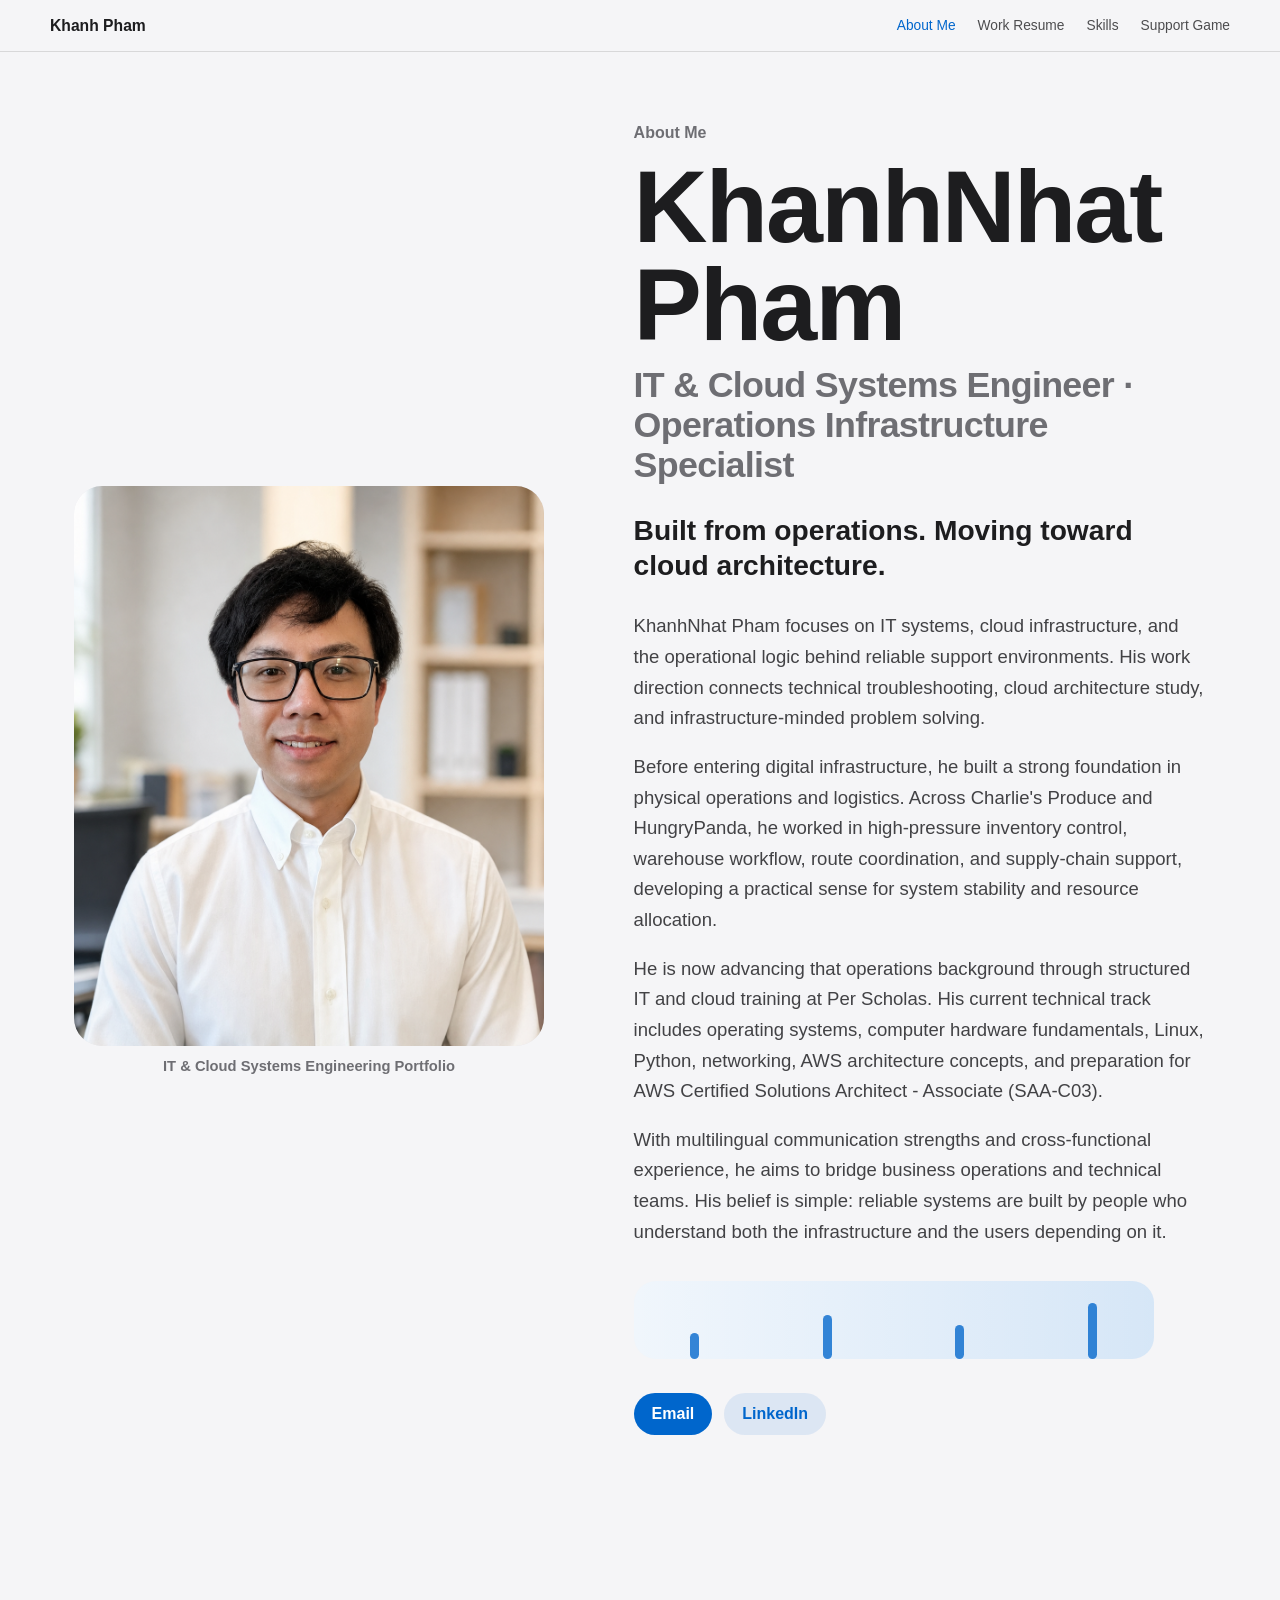
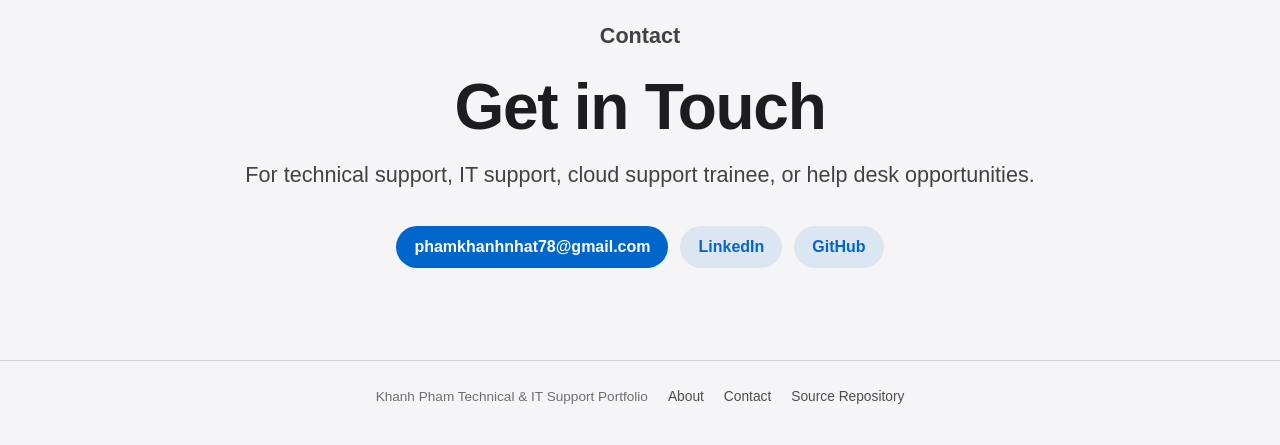
<file: index.html>
<!DOCTYPE html>
<html lang="en">
<head>
  <meta charset="UTF-8" />
  <meta name="viewport" content="width=device-width, initial-scale=1.0" />
  <title>Khanh Pham | Technical & IT Support Portfolio</title>
  <link rel="stylesheet" href="style.css?v=14" />
</head>
<body>
  <header class="hero">
    <nav class="nav">
      <div class="brand">Khanh Pham</div>
      <div class="nav-links">
        <a href="#about" data-page-link="about">About Me</a>
        <a href="#work" data-page-link="work">Work Resume</a>
        <a href="#skills" data-page-link="skills">Skills</a>
        <a href="#game" data-page-link="game">Support Game</a>
      </div>
    </nav>
    <section id="profile" class="hero-content profile-hero page-section active-page" data-page-section="about">
      <div class="portrait-panel" aria-label="Professional workplace portrait placeholder">
        <div class="portrait-frame">
          <img class="portrait-photo" src="assets/nhat-pham-portrait-office.png" alt="KHANHNHAT PHAM professional portrait in a white dress shirt." />
        </div>
        <p>IT & Cloud Systems Engineering Portfolio</p>
      </div>
      <div class="profile-copy">
        <p class="eyebrow">About Me</p>
        <h1>KhanhNhat Pham</h1>
        <h2 class="hero-role">IT & Cloud Systems Engineer · Operations Infrastructure Specialist</h2>
        <p class="hero-motto">Built from operations. Moving toward cloud architecture.</p>
        <div class="about-story" aria-label="Professional story">
          <p>KhanhNhat Pham focuses on IT systems, cloud infrastructure, and the operational logic behind reliable support environments. His work direction connects technical troubleshooting, cloud architecture study, and infrastructure-minded problem solving.</p>
          <p>Before entering digital infrastructure, he built a strong foundation in physical operations and logistics. Across Charlie's Produce and HungryPanda, he worked in high-pressure inventory control, warehouse workflow, route coordination, and supply-chain support, developing a practical sense for system stability and resource allocation.</p>
          <p>He is now advancing that operations background through structured IT and cloud training at Per Scholas. His current technical track includes operating systems, computer hardware fundamentals, Linux, Python, networking, AWS architecture concepts, and preparation for AWS Certified Solutions Architect - Associate (SAA-C03).</p>
          <p>With multilingual communication strengths and cross-functional experience, he aims to bridge business operations and technical teams. His belief is simple: reliable systems are built by people who understand both the infrastructure and the users depending on it.</p>
        </div>
        <div class="about-signal" aria-label="Animated infrastructure signal">
          <span></span><span></span><span></span><span></span>
        </div>
        <div class="hero-actions">
          <a class="button primary" href="mailto:phamkhanhnhat78@gmail.com">Email</a>
          <a class="button secondary" href="https://www.linkedin.com/in/khanhnhat-pham/" target="_blank" rel="noreferrer">LinkedIn</a>
        </div>
      </div>
    </section>
  </header>

  <main>
    <section id="resume" class="section resume-profile-section page-section" data-page-section="work">
      <div class="section-heading">
        <p class="eyebrow">Experience</p>
        <h2>Professional Experience</h2>
        <p>Operations roles that built the accuracy, ownership, communication, and cross-functional problem-solving needed for technical support.</p>
      </div>
      <div class="resume-experience-list">
        <article class="resume-experience-item">
          <div class="company-mark company-mark-produce">CP</div>
          <div class="resume-experience-body">
            <h3>Inventory Control Specialist</h3>
            <p class="experience-meta">Charlie's Produce · Full-time</p>
            <p class="experience-meta">Dec 2021 - Dec 2025 · Greater Seattle Area · On-site</p>
            <p>Maintained inventory and material records across multiple systems through daily reconciliations, data corrections, and documentation updates for 2,000+ SKUs across two warehouse buildings.</p>
            <div class="experience-skills"><span>Inventory Analysis</span><span>Inventory Accuracy</span><span>Data Reconciliation</span></div>
          </div>
        </article>

        <article class="resume-experience-item">
          <div class="company-mark company-mark-panda">HP</div>
          <div class="resume-experience-body">
            <h3>Warehouse Lead</h3>
            <p class="experience-meta">HungryPanda Ltd · Full-time</p>
            <p class="experience-meta">Jan 2020 - Dec 2021 · Greater Seattle Area · On-site</p>
            <p>Collaborated with warehouse staff to improve daily workflow, organized vendor and customer invoices for finance review, and supported high-volume delivery route planning using QuickBooks.</p>
            <div class="experience-skills"><span>Warehouse Operations</span><span>Workflow Coordination</span><span>Invoice Support</span></div>
          </div>
        </article>

        <article class="resume-experience-item">
          <div class="company-mark company-mark-weee">W</div>
          <div class="resume-experience-body">
            <h3>Logistics Lead</h3>
            <p class="experience-meta">Weee! · Full-time</p>
            <p class="experience-meta">Dec 2019 - Dec 2020 · Greater Seattle Area · On-site</p>
            <p>Coordinated delivery operations, driver schedules, route priorities, performance tracking, and issue resolution for address discrepancies, missing items, failed deliveries, and operational delays.</p>
            <div class="experience-skills"><span>Logistics Coordination</span><span>Delivery Operations</span><span>Issue Resolution</span></div>
          </div>
        </article>
      </div>
    </section>

    <section id="skills" class="section skills-section page-section" data-page-section="skills">
      <div class="section-heading">
        <p class="eyebrow">Capabilities</p>
        <h2>Support Capabilities</h2>
        <p>A practical mix of support workflows, technical tools, and workplace habits.</p>
      </div>
      <div class="skills-layout">
        <article class="skill-panel">
          <h3>Support Skills</h3>
          <div class="skill-tags"><span>Troubleshooting</span><span>Ticket Thinking</span><span>User Support</span><span>Documentation</span><span>Incident Notes</span><span>Evidence Capture</span><span>Root Cause Thinking</span><span>Escalation Awareness</span><span>Inventory Control</span><span>Invoice Verification</span><span>Operational Reporting</span></div>
        </article>
        <article class="skill-panel">
          <h3>Technical Tools</h3>
          <div class="skill-tags"><span>Windows</span><span>Linux</span><span>macOS</span><span>Microsoft Office</span><span>QuickBooks</span><span>Google Suite</span><span>AWS Console</span><span>EC2</span><span>Lambda</span><span>Systems Manager</span><span>CloudWatch</span><span>S3</span><span>DNS</span><span>GitHub Pages</span><span>HTML</span><span>CSS</span><span>JavaScript</span></div>
        </article>
        <article class="skill-panel">
          <h3>Workplace Skills</h3>
          <div class="skill-tags"><span>Problem-solving</span><span>Documentation</span><span>Risk Awareness</span><span>Communication</span><span>Critical Thinking</span><span>Support Mindset</span><span>Attention to Detail</span><span>Teamwork</span><span>Time Management</span><span>Cross-functional Collaboration</span></div>
        </article>
      </div>
    </section>

    <section id="experience" class="section experience-section page-section" data-page-section="skills">
      <div class="section-heading">
        <p class="eyebrow">Readiness</p>
        <h2>Technical Support Readiness</h2>
      </div>
      <div class="timeline-list">
        <article class="timeline-item"><span>Training</span><div><h3>Per Scholas AWS re/Start</h3><p>Building foundations in Linux, Python, networking, databases, EC2, Lambda, Systems Manager, monitoring, and cloud support workflows.</p></div></article>
        <article class="timeline-item"><span>Portfolio</span><div><h3>Cloud Cafe: AWS Troubleshooting Lab</h3><p>Built an interactive support project that maps visible service symptoms to AWS checks, user impact, and support actions for networking, monitoring, storage, security, and workload buffering scenarios.</p></div></article>
        <article class="timeline-item"><span>Practice</span><div><h3>Documentation and Evidence Building</h3><p>Translates operational issues into clear troubleshooting notes, technical mappings, and project evidence that recruiters can review quickly.</p></div></article>
      </div>
    </section>

    <section id="certificates" class="section certificates-section page-section" data-page-section="skills">
      <div class="section-heading">
        <p class="eyebrow">Credentials</p>
        <h2>Training and Credentials</h2>
        <p>Current training and evidence areas connected to cloud and IT support readiness.</p>
      </div>
      <div class="credentials-list">
        <article class="credential-item">
          <h3>Per Scholas AWS re/Start</h3>
          <p>Full-time training focused on cloud fundamentals, Linux, Python, networking, databases, monitoring, and AWS services.</p>
        </article>
        <article class="credential-item">
          <h3>AWS Cloud Practitioner Preparation</h3>
          <p>Portfolio evidence area for exam preparation, practice results, and future certification proof.</p>
        </article>
      </div>
    </section>

    <section id="projects" class="section projects-section page-section" data-page-section="game">
      <div class="section-heading">
        <p class="eyebrow">Case Studies</p>
        <h2>Selected Work</h2>
        <p>Project evidence that shows troubleshooting, documentation, deployment practice, and support communication.</p>
      </div>
      <div class="project-list">
        <article class="project-card">
          <div>
            <p class="label">Interactive support case study</p>
            <h3>Cloud Café: AWS Troubleshooting Lab</h3>
            <p>A browser-based support simulation where visitors fix visible café issues and learn the matching AWS problem, affected services, user impact, and troubleshooting checks.</p>
          </div>
          <div class="project-meta">
            <span>HTML</span><span>CSS</span><span>JavaScript</span><span>AWS concepts</span>
          </div>
          <a class="button secondary" href="https://github.com/phamkhanhnhat78-stack/khanh-cloud-systems-portfolio" target="_blank" rel="noreferrer">View Source Repository</a>
        </article>
        <article class="project-card">
          <div>
            <p class="label">Portfolio system</p>
            <h3>Technical & IT Support Portfolio</h3>
            <p>A personal portfolio for presenting professional experience, support capabilities, documentation, deployment practice, and troubleshooting evidence.</p>
          </div>
          <div class="project-meta">
            <span>Portfolio</span><span>GitHub Pages</span><span>Project showcase</span>
          </div>
          <a class="button secondary" href="https://github.com/phamkhanhnhat78-stack" target="_blank" rel="noreferrer">View GitHub Profile</a>
        </article>
      </div>
    </section>

    <section id="game" class="section game-section page-section" data-page-section="game">
      <div class="section-heading">
        <p class="eyebrow">Support Lab</p>
        <h2>Cloud Café Troubleshooting Lab</h2>
        <p>An interactive support simulation. Select the highlighted issue to see the user impact, AWS equivalent, affected services, and troubleshooting checks.</p>
      </div>

      <div class="game-layout">
        <aside class="issue-card">
          <p class="label">Current issue</p>
          <h3 id="issue-title">Loading issue...</h3>
          <p id="issue-instruction">Click the highlighted object in the café.</p>
          <div class="status-box"><span id="status-dot" class="status-dot"></span><span id="status-text">Waiting for fix</span></div>
          <button id="new-issue-button" class="button secondary" type="button">Try Another Issue</button>
        </aside>

        <section class="cafe-stage" aria-label="Interactive illustrated café scene">
          <div class="scene-toolbar">
            <button id="previous-issue-button" class="scene-arrow" type="button" aria-label="Previous situation">‹</button>
            <div class="scene-title" id="scene-title">Coffee Shop</div>
            <button id="next-issue-button" class="scene-arrow" type="button" aria-label="Next situation">›</button>
          </div>
          <div class="cafe-scene">
            <img id="scene-art" class="scene-art" src="assets/cloud-cafe-exterior.png" alt="Warm illustrated Cloud Café scene for the selected troubleshooting layer." />
            <button class="cafe-object door-path" data-object="door-path" type="button" aria-label="Clear bricks blocking the entrance route"><span class="anomaly brick-block"></span><span class="hotspot-label">Missing route</span></button>
            <button class="cafe-object open-sign" data-object="open-sign" type="button" aria-label="Correct hanging window sign"><span class="anomaly window-sign sign-text">CLOSED</span><span class="hotspot-label">Window sign</span></button>
            <button class="cafe-object guard" data-object="guard" type="button" aria-label="Clear blocked customer queue"><span class="anomaly queue-block">QUEUE CLOSED</span><span class="hotspot-label">Queue blocked</span></button>
            <button class="cafe-object chair" data-object="chair" type="button" aria-label="Restore cashier service health"><span class="anomaly service-down">DOWN</span><span class="hotspot-label">Service health</span></button>
            <button class="cafe-object register" data-object="register" type="button" aria-label="Configure monitoring alarm"><span class="anomaly alarm-off register-text">OFF</span><span class="hotspot-label">Alarm</span></button>
            <button class="cafe-object coffee-machine" data-object="coffee-machine" type="button" aria-label="Stop unauthorized storage access"><span class="anomaly mouse-alert">!</span><span class="hotspot-label">Stock theft</span></button>
            <button class="cafe-object order-pile" data-object="order-pile" type="button" aria-label="Organize overflowing printed orders"><span class="anomaly order-printer">99+</span><span class="hotspot-label">Orders</span></button>
            <button class="cafe-object staff-pass" data-object="staff-pass" type="button" aria-label="Encrypt customer orders"><span class="anomaly unlocked-orders pass-text">UNLOCKED</span><span class="hotspot-label">Encryption</span></button>
            <button class="cafe-object storage-box" data-object="storage-box" type="button" aria-label="Label storage box"><span class="anomaly question-box">?</span><span class="hotspot-label">Storage box</span></button>
            <button class="cafe-object log-book" data-object="log-book" type="button" aria-label="Enable log book"><span class="anomaly blank-log">NO LOGS</span><span class="hotspot-label">Log book</span></button>
          </div>
        </section>
      </div>
    </section>

    <div id="modal" class="modal hidden" role="dialog" aria-modal="true" aria-labelledby="modal-title">
      <div class="modal-card">
        <button id="close-modal" class="modal-close" type="button" aria-label="Close dialog">×</button>
        <p class="eyebrow">Issue fixed</p>
        <h2 id="modal-title">You fixed the issue.</h2>
        <div class="modal-grid">
          <div><h3>Real-world problem</h3><p id="modal-real"></p></div>
          <div><h3>AWS equivalent</h3><p id="modal-cloud"></p></div>
          <div><h3>AWS services</h3><p id="modal-services"></p></div>
        </div>
        <div class="modal-steps"><h3>Troubleshooting checks</h3><ul id="modal-steps"></ul></div>
        <div class="modal-actions"><button id="modal-new-issue" class="button primary" type="button">Try Another Issue</button><a class="button secondary" href="#documentation">View AWS Documentation</a></div>
      </div>
    </div>

    <section id="mapping" class="section mapping-section page-section" data-page-section="game">
      <div class="section-heading"><p class="eyebrow">Technical Mapping</p><h2>From symptom to cloud service</h2><p>The support index behind the lab: visible user symptoms mapped to AWS concepts and primary checks.</p></div>
      <div class="mapping-table-wrap">
        <table class="mapping-table">
          <thead><tr><th>Café incident</th><th>AWS concept</th><th>Primary checks</th></tr></thead>
          <tbody>
            <tr><td>Bricks block the entrance route</td><td>VPC route table / Internet Gateway</td><td>Route table, subnet association, IGW attachment</td></tr>
            <tr><td>Window sign says CLOSED</td><td>DNS or public endpoint mismatch</td><td>Route 53 record, load balancer or CloudFront DNS, target endpoint</td></tr>
            <tr><td>Queue barrier blocks a customer</td><td>Security Group / NACL path blocking</td><td>Inbound rule, NACL allow/deny order, route path</td></tr>
            <tr><td>Cashier terminal shows DOWN</td><td>Unhealthy backend target</td><td>Target group health, EC2 status, app process and port</td></tr>
            <tr><td>Storage box has no label</td><td>S3 object organization</td><td>Bucket naming, prefixes, tags, IAM boundaries</td></tr>
            <tr><td>Mouse steals stock</td><td>Storage policy too open</td><td>S3 bucket policy, IAM access, GuardDuty or Access Analyzer findings</td></tr>
            <tr><td>No stock records</td><td>Missing audit logs</td><td>CloudTrail data events, S3 access logs, CloudWatch Logs</td></tr>
            <tr><td>Alarm is OFF</td><td>Monitoring not configured</td><td>CloudWatch alarm, metric threshold, SNS action and subscription</td></tr>
            <tr><td>Orders print faster than staff can process</td><td>Workload buffering</td><td>SQS queue, producer/consumer rate, retry handling</td></tr>
            <tr><td>Order folder is unlocked</td><td>Encryption and data protection</td><td>KMS key, TLS, encrypted storage, secret handling</td></tr>
          </tbody>
        </table>
      </div>
    </section>

    <section id="documentation" class="section docs-section page-section" data-page-section="game">
      <div class="section-heading"><p class="eyebrow">Documentation</p><h2>AWS Project Behind the Lab</h2><p>The lab connects to secure cloud operations practice: private EC2 access, VPC networking, monitoring, alerting, and incident-response thinking.</p></div>
      <div class="cards-grid">
        <article class="info-card"><h3>VPC Networking</h3><p>Public and private subnets separate internet-facing resources from internal workloads.</p></article>
        <article class="info-card"><h3>Private EC2</h3><p>The internal server has no public IP and should not be directly exposed to the internet.</p></article>
        <article class="info-card"><h3>Session Manager</h3><p>Administrators can access the private EC2 instance through IAM and AWS Systems Manager.</p></article>
        <article class="info-card"><h3>CloudWatch + SNS</h3><p>CPU alarms detect high utilization and send email notifications through SNS.</p></article>
      </div>
      <div class="workflow"><h3>Planned AWS workflow</h3><ol><li>Create a custom VPC with public and private subnets.</li><li>Attach an Internet Gateway to the public route table.</li><li>Use a NAT Gateway for private subnet outbound internet access.</li><li>Launch a private EC2 instance without a public IP address.</li><li>Attach an IAM role with Systems Manager permissions.</li><li>Connect using Session Manager instead of opening SSH to the world.</li><li>Create a CloudWatch CPU alarm and connect it to an SNS email topic.</li><li>Run a stress test, confirm the alarm, and document screenshots.</li></ol></div>
    </section>

    <section id="troubleshooting" class="section troubleshooting-section page-section" data-page-section="game">
      <div class="section-heading"><p class="eyebrow">Cloud support mindset</p><h2>Troubleshooting Notes</h2></div>
      <div class="cards-grid">
        <article class="info-card"><h3>Private EC2 cannot reach internet</h3><p>Check private route table, NAT Gateway status, public subnet route to IGW, SG outbound, and NACL rules.</p></article>
        <article class="info-card"><h3>Session Manager unavailable</h3><p>Check IAM role, SSM Agent, instance profile, NAT Gateway, or SSM VPC endpoints.</p></article>
        <article class="info-card"><h3>No SNS email received</h3><p>Confirm the SNS subscription, alarm action, alarm state, and spam folder.</p></article>
      </div>
    </section>

    <section id="contact" class="section contact-section page-section active-page" data-page-section="about">
      <div class="section-heading">
        <p class="eyebrow">Contact</p>
        <h2>Get in Touch</h2>
        <p>For technical support, IT support, cloud support trainee, or help desk opportunities.</p>
      </div>
      <div class="contact-actions">
        <a class="button primary" href="mailto:phamkhanhnhat78@gmail.com">phamkhanhnhat78@gmail.com</a>
        <a class="button secondary" href="https://www.linkedin.com/in/khanhnhat-pham/" target="_blank" rel="noreferrer">LinkedIn</a>
        <a class="button secondary" href="https://github.com/phamkhanhnhat78-stack" target="_blank" rel="noreferrer">GitHub</a>
      </div>
    </section>
  </main>

  <footer class="footer"><p>Khanh Pham Technical & IT Support Portfolio</p><a href="#profile">About</a><a href="#contact">Contact</a><a href="https://github.com/phamkhanhnhat78-stack/khanh-cloud-systems-portfolio" target="_blank" rel="noreferrer">Source Repository</a></footer>
  <script src="script.js?v=11"></script>
</body>
</html>
</file>
<file: style.css>
:root {
  --ink: #1b1b1b;
  --paper: #fbf7ef;
  --soft-paper: #fffdf8;
  --line: #28221f;
  --accent: #7b4b2a;
  --accent-dark: #4f2f1a;
  --green: #2f7d4f;
  --red: #b74132;
  --highlight: #ffe07a;
  --wall: #ead7b9;
  --wall-deep: #d5b88f;
  --floor: #d6a86f;
  --wood: #a96634;
  --wood-light: #cf9256;
  --orange-cat: #d98b3a;
  --black-cat: #222;
  --shadow: 8px 8px 0 rgba(0, 0, 0, 0.14);
}

* { box-sizing: border-box; }
html { scroll-behavior: smooth; }
section[id] {
  scroll-margin-top: 90px;
}
.page-section {
  display: none;
}
.page-section:not(.active-page) {
  display: none !important;
}
.page-section.active-page {
  display: block;
}
.hero-content.page-section.active-page {
  display: grid;
}
body {
  margin: 0;
  font-family: Arial, Helvetica, sans-serif;
  color: var(--ink);
  background: var(--paper);
  overflow-x: clip;
}
button, a { font: inherit; }
.nav {
  position: fixed;
  top: 0;
  left: 50%;
  width: min(1180px, 100%);
  z-index: 40;
  max-width: 1180px;
  margin: 0 auto;
  padding: 22px 20px;
  display: flex;
  justify-content: space-between;
  align-items: center;
  background: rgba(251, 247, 239, .96);
  backdrop-filter: blur(10px);
  border-bottom: 3px solid var(--line);
  transform: translateX(-50%);
}
.brand { font-weight: 800; font-size: 1.25rem; }
.nav-links { display: flex; gap: 18px; flex-wrap: wrap; }
.nav-links a, .footer a {
  color: var(--ink);
  text-decoration: none;
  border-bottom: 2px solid var(--ink);
}
.hero {
  min-height: 620px;
  padding-top: 92px;
  background: linear-gradient(180deg, #fffdf8, #f5eadb);
  border-bottom: 3px solid var(--line);
}
.hero-content, .section {
  max-width: 1180px;
  margin: 0 auto;
  padding: 70px 20px;
}
.hero-content { padding-top: 76px; }
.profile-hero {
  display: grid;
  grid-template-columns: minmax(280px, 430px) minmax(0, 1fr);
  gap: 44px;
  align-items: center;
}
.portrait-panel {
  display: flex;
  flex-direction: column;
  gap: 12px;
}
.portrait-frame {
  position: relative;
  min-height: 520px;
  overflow: hidden;
  border: 3px solid var(--line);
  border-radius: 8px;
  background: #f7f8f7;
  box-shadow: var(--shadow);
}
.portrait-photo {
  width: 100%;
  height: 100%;
  min-height: 520px;
  display: block;
  object-fit: cover;
  object-position: center 16%;
  transform: scale(1.18);
  transform-origin: center 30%;
}
.portrait-panel p {
  margin: 0;
  font-size: .92rem;
  font-weight: 800;
  color: var(--accent-dark);
}
.eyebrow, .label {
  text-transform: uppercase;
  letter-spacing: .12em;
  font-size: .78rem;
  font-weight: 800;
  color: var(--accent-dark);
}
h1, h2, h3, p { margin-top: 0; }
h1 {
  max-width: 860px;
  font-size: clamp(3.8rem, 10vw, 7.2rem);
  line-height: .95;
  margin-bottom: 24px;
}
h2 { font-size: clamp(2rem, 4vw, 3.2rem); margin-bottom: 14px; }
h3 { font-size: 1.2rem; margin-bottom: 10px; }
.hero-text, .section-heading p {
  max-width: 820px;
  font-size: 1.08rem;
  line-height: 1.7;
}
.hero-facts {
  display: grid;
  grid-template-columns: 1fr;
  gap: 12px;
  max-width: 760px;
  margin: 26px 0 0;
}
.hero-facts div {
  display: grid;
  grid-template-columns: 128px minmax(0, 1fr);
  gap: 14px;
  padding: 14px 0;
  border-top: 2px solid rgba(40, 34, 31, .28);
}
.hero-facts div:last-child {
  border-bottom: 2px solid rgba(40, 34, 31, .28);
}
.hero-facts dt,
.hero-facts dd {
  margin: 0;
}
.hero-facts dt {
  color: var(--accent-dark);
  font-size: .78rem;
  font-weight: 900;
  letter-spacing: .12em;
  text-transform: uppercase;
}
.hero-facts dd {
  line-height: 1.45;
  font-weight: 800;
}
.hero-actions, .modal-actions { display: flex; gap: 14px; flex-wrap: wrap; margin-top: 28px; }
.button {
  display: inline-flex;
  align-items: center;
  justify-content: center;
  min-height: 44px;
  padding: 12px 18px;
  border: 3px solid var(--line);
  border-radius: 999px;
  text-decoration: none;
  cursor: pointer;
  box-shadow: 4px 4px 0 rgba(0, 0, 0, .17);
  transition: transform .15s ease, box-shadow .15s ease;
}
.button:hover { transform: translate(-2px, -2px); box-shadow: 7px 7px 0 rgba(0, 0, 0, .17); }
.primary { background: var(--ink); color: white; }
.secondary { background: white; color: var(--ink); }
.game-layout {
  display: grid;
  grid-template-columns: minmax(260px, 340px) 1fr;
  gap: 28px;
  align-items: start;
  margin-top: 32px;
}
.issue-card, .info-card, .workflow, .cafe-stage, .modal-card {
  background: var(--soft-paper);
  border: 3px solid var(--line);
  border-radius: 8px;
  box-shadow: var(--shadow);
}
.issue-card { padding: 20px; }
.issue-card h3 {
  font-size: 1.15rem;
  line-height: 1.25;
}
.issue-card p { line-height: 1.45; }
.status-box {
  display: flex;
  align-items: center;
  gap: 10px;
  border: 2px dashed var(--line);
  padding: 10px;
  border-radius: 8px;
  margin: 14px 0;
  background: #fff;
}
.status-dot { width: 14px; height: 14px; border-radius: 999px; background: var(--red); display: inline-block; }
.status-dot.fixed { background: var(--green); }

.cafe-stage {
  position: relative;
  overflow-x: auto;
  overflow-y: hidden;
  background: #ead7b9;
}
.cafe-stage::after {
  content: "";
  position: absolute;
  inset: 0;
  pointer-events: none;
  box-shadow: inset 0 0 0 1px rgba(255, 255, 255, .35);
}
.scene-toolbar {
  position: sticky;
  left: 18px;
  top: 14px;
  z-index: 20;
  display: inline-flex;
  align-items: center;
  gap: 10px;
  max-width: calc(100% - 36px);
  margin: 14px 0 -54px 18px;
}
.scene-title {
  display: inline-block;
  padding: 8px 14px;
  border: 2px solid var(--line);
  border-radius: 999px;
  background: rgba(255, 253, 248, .95);
  font-weight: 800;
}
.scene-arrow {
  width: 40px;
  height: 40px;
  border: 3px solid var(--line);
  border-radius: 999px;
  background: rgba(255, 253, 248, .96);
  color: var(--ink);
  cursor: pointer;
  font-size: 28px;
  font-weight: 900;
  line-height: 1;
  box-shadow: 3px 3px 0 rgba(0, 0, 0, .17);
}
.scene-arrow:hover,
.scene-arrow:focus-visible {
  outline: none;
  background: var(--highlight);
}
.cafe-scene {
  position: relative;
  width: 100%;
  min-width: 760px;
  aspect-ratio: 16 / 9;
  overflow: hidden;
  background: #ead7b9;
  transform-origin: top left;
}
.scene-art {
  position: absolute;
  inset: 0;
  width: 100%;
  height: 100%;
  display: block;
  object-fit: cover;
  user-select: none;
  pointer-events: none;
}
.cafe-object {
  position: absolute;
  display: none;
  z-index: 10;
  border: 3px solid transparent;
  border-radius: 14px;
  background: rgba(255, 224, 122, 0);
  color: var(--ink);
  cursor: pointer;
  transition: background .15s ease, border-color .15s ease, box-shadow .15s ease, transform .15s ease;
}
.cafe-object.scene-object {
  display: block;
}
.anomaly {
  display: none;
  position: absolute;
  left: 50%;
  top: 50%;
  pointer-events: none;
  transform: translate(-50%, -50%);
}
.cafe-object.active-target .anomaly,
.cafe-object.fixed .anomaly {
  display: block;
}
.cafe-object:not(.active-target):not(.fixed) {
  opacity: 1;
}
.cafe-object:hover, .cafe-object:focus-visible {
  outline: none;
  border-color: rgba(255, 224, 122, .9);
  background: rgba(255, 224, 122, .18);
  box-shadow: 0 0 0 5px rgba(255, 224, 122, .22);
}
.cafe-object.active-target {
  z-index: 15;
  border-color: #ffe07a;
  background: rgba(255, 224, 122, .18);
  animation: targetPulse 1s infinite alternate;
}
.cafe-object.active-target::before {
  content: "";
  position: absolute;
  inset: -10px;
  border: 4px solid #ffe07a;
  border-radius: 20px;
  pointer-events: none;
}
.cafe-object.active-target::after {
  content: "";
  position: absolute;
  left: 50%;
  top: -13px;
  width: 18px;
  height: 18px;
  border-left: 4px solid #ffe07a;
  border-top: 4px solid #ffe07a;
  transform: translateX(-50%) rotate(45deg);
  background: rgba(255, 253, 248, .96);
  pointer-events: none;
}
.cafe-object.fixed {
  border-color: var(--green);
  background: rgba(47, 125, 79, .18);
  box-shadow: 0 0 0 5px rgba(47, 125, 79, .16);
}
.cafe-object.fixed .anomaly {
  opacity: .35;
  filter: grayscale(.8);
}
.missing-tiles {
  width: 156px;
  height: 104px;
  background: transparent;
  transform: translate(-50%, -50%);
}
.missing-tiles::before,
.missing-tiles::after {
  position: absolute;
}
.missing-tiles::before {
  content: "";
  left: 6px;
  top: 18px;
  width: 130px;
  height: 72px;
  border: 5px solid #3f342c;
  border-radius: 10px;
  background:
    linear-gradient(#2f2925 0 0) 22px 18px / 30px 24px no-repeat,
    linear-gradient(#2f2925 0 0) 66px 18px / 30px 24px no-repeat,
    linear-gradient(#2f2925 0 0) 45px 48px / 30px 24px no-repeat,
    repeating-linear-gradient(90deg, #dbc19a 0 31px, #7b604b 31px 36px),
    repeating-linear-gradient(0deg, transparent 0 28px, #7b604b 28px 33px);
  box-shadow: 4px 4px 0 rgba(0, 0, 0, .18);
  transform: rotate(-3deg);
}
.missing-tiles::after {
  content: "";
  right: 4px;
  top: 4px;
  width: 54px;
  height: 42px;
  background:
    linear-gradient(90deg, transparent 48%, #7b604b 48% 55%, transparent 55%),
    linear-gradient(#f6ead3 0 0);
  border: 5px solid #3f342c;
  border-radius: 8px;
  transform: rotate(18deg);
  box-shadow: 3px 3px 0 rgba(0, 0, 0, .2);
}
.door-path.fixed .missing-tiles::before {
  border-color: var(--green);
  background:
    repeating-linear-gradient(90deg, #dbc19a 0 31px, #7b604b 31px 36px),
    repeating-linear-gradient(0deg, transparent 0 28px, #7b604b 28px 33px);
}
.door-path.fixed .missing-tiles::after {
  opacity: 0;
}
.door-sign,
.entrance-block,
.off-screen,
.order-overflow,
.denied-pass,
.blank-log {
  border: 4px solid var(--line);
  box-shadow: 4px 4px 0 rgba(0, 0, 0, .2);
  font-weight: 900;
  text-align: center;
}
.door-sign {
  width: 92px;
  padding: 12px 0 10px;
  border-radius: 10px;
  background: #fff3dc;
  color: #8f2d24;
  transform: translate(-50%, -50%) rotate(-5deg);
}
.door-sign::before {
  content: "";
  position: absolute;
  left: 20px;
  right: 20px;
  top: -24px;
  height: 24px;
  border-left: 4px solid #3f342c;
  border-right: 4px solid #3f342c;
  pointer-events: none;
}
.open-sign.fixed .door-sign {
  color: var(--green);
}
.entrance-block {
  width: 152px;
  padding: 10px 8px;
  border-color: #8f2d24;
  border-radius: 8px;
  background: repeating-linear-gradient(135deg, #f5f0df 0 16px, #d64d3d 16px 32px);
  color: #191919;
  transform: translate(-50%, -50%) rotate(-4deg);
}
.entrance-block::before,
.entrance-block::after {
  content: "";
  position: absolute;
  top: 37px;
  width: 10px;
  height: 48px;
  border: 3px solid #3f342c;
  background: #f5f0df;
}
.entrance-block::before { left: 10px; }
.entrance-block::after { right: 10px; }
.guard.fixed .entrance-block {
  opacity: .22;
}
.traffic-cone {
  width: 62px;
  height: 74px;
  background: linear-gradient(180deg, #f0642f 0 24%, #fff 24% 37%, #f0642f 37% 68%, #fff 68% 79%, #f0642f 79%);
  clip-path: polygon(50% 0, 82% 78%, 100% 78%, 100% 100%, 0 100%, 0 78%, 18% 78%);
  filter: drop-shadow(4px 4px 0 rgba(0, 0, 0, .2));
}
.off-screen {
  width: 72px;
  padding: 11px 0;
  border-radius: 8px;
  background: #20242c;
  color: #fff;
}
.warning-badge {
  width: 58px;
  height: 58px;
  border: 5px solid #8f2d24;
  border-radius: 50%;
  background: #ffe07a;
  color: #8f2d24;
  font-size: 36px;
  font-weight: 900;
  line-height: 48px;
  text-align: center;
  box-shadow: 4px 4px 0 rgba(0, 0, 0, .2);
}
.order-printer {
  width: 152px;
  height: 134px;
  background: transparent;
  color: #8f2d24;
  font-size: 18px;
  line-height: 1;
  transform: translate(-50%, -50%);
}
.order-printer::before {
  content: "";
  position: absolute;
  left: 14px;
  top: 62px;
  width: 82px;
  height: 44px;
  border: 4px solid var(--line);
  border-radius: 8px;
  background: #3b4550;
  box-shadow: 4px 4px 0 rgba(0, 0, 0, .2);
}
.order-printer::after {
  content: "99+";
  position: absolute;
  left: 83px;
  top: 13px;
  width: 50px;
  height: 42px;
  border: 3px solid #8f2d24;
  border-radius: 6px;
  background: #fffdf8;
  color: #8f2d24;
  font-weight: 900;
  line-height: 36px;
  text-align: center;
  transform: rotate(12deg);
  box-shadow:
    -28px 12px 0 -3px #fffdf8,
    -28px 12px 0 0 #8f2d24,
    -54px 23px 0 -3px #fffdf8,
    -54px 23px 0 0 #8f2d24,
    -13px 52px 0 -3px #fffdf8,
    -13px 52px 0 0 #8f2d24,
    14px 62px 0 -3px #fffdf8,
    14px 62px 0 0 #8f2d24,
    4px 4px 0 rgba(0, 0, 0, .18);
}
.denied-pass {
  width: 94px;
  padding: 10px 7px;
  border-radius: 10px;
  background: #dcecff;
  color: #8f2d24;
  font-size: 12px;
}
.question-box {
  width: 58px;
  height: 58px;
  border: 5px solid var(--line);
  border-radius: 14px;
  background: #fff3dc;
  color: #8f2d24;
  font-size: 40px;
  font-weight: 900;
  line-height: 48px;
  text-align: center;
  box-shadow: 4px 4px 0 rgba(0, 0, 0, .2);
}
.blank-log {
  width: 86px;
  padding: 11px 7px;
  border-radius: 8px;
  background: #fffdf8;
  color: #8f2d24;
  font-size: 12px;
}
.brick-block,
.window-sign,
.queue-block,
.service-down,
.alarm-off,
.mouse-alert,
.unlocked-orders {
  border: 4px solid var(--line);
  box-shadow: 4px 4px 0 rgba(0, 0, 0, .2);
  font-weight: 900;
  text-align: center;
}
.brick-block {
  width: 220px;
  height: 148px;
  border: 0;
  background: url("assets/cloud-cafe-brick-block.png") center / contain no-repeat;
  box-shadow: none;
  transform: translate(-50%, -50%);
}
.door-path.fixed .brick-block {
  opacity: .18;
}
.window-sign {
  width: 118px;
  padding: 16px 10px 14px;
  border-radius: 4px;
  border-color: #8f2d24;
  background:
    linear-gradient(135deg, rgba(255,255,255,.35) 0 22%, transparent 22%),
    #b74132;
  color: #fffdf8;
  font-size: 18px;
  letter-spacing: .06em;
  transform: translate(-50%, -50%) rotate(-3deg);
}
.window-sign::before {
  content: "Sorry, we're";
  display: block;
  margin-bottom: 3px;
  color: #ffe9d5;
  font-size: 10px;
  font-weight: 800;
  letter-spacing: 0;
  text-transform: none;
}
.window-sign::after {
  content: "";
  position: absolute;
  left: 20px;
  right: 20px;
  top: -30px;
  height: 30px;
  border-left: 3px solid #f5f0df;
  border-right: 3px solid #f5f0df;
  transform: perspective(50px) rotateX(20deg);
}
.open-sign.fixed .window-sign {
  background: #2f7d4f;
  border-color: #1f5636;
  color: #fffdf8;
}
.queue-block {
  width: 158px;
  height: 88px;
  border: 0;
  background: transparent;
  box-shadow: none;
  color: #8f2d24;
  font-size: 12px;
  line-height: 1;
  padding-top: 7px;
  transform: translate(-50%, -50%) rotate(-5deg);
}
.queue-block::before {
  content: "";
  position: absolute;
  left: 8px;
  right: 8px;
  top: 42px;
  height: 13px;
  border: 3px solid #3f342c;
  border-radius: 999px;
  background: repeating-linear-gradient(135deg, #d64d3d 0 15px, #f5f0df 15px 30px);
  box-shadow: 3px 3px 0 rgba(0, 0, 0, .18);
}
.queue-block::after {
  content: "";
  position: absolute;
  left: 20px;
  top: 31px;
  width: 12px;
  height: 54px;
  border: 3px solid #3f342c;
  border-radius: 999px 999px 4px 4px;
  background: #f5f0df;
  box-shadow:
    104px 0 0 #f5f0df,
    104px 0 0 3px #3f342c,
    3px 3px 0 rgba(0, 0, 0, .18),
    107px 3px 0 rgba(0, 0, 0, .18);
}
.guard.fixed .queue-block {
  opacity: .22;
}
.service-down {
  width: 92px;
  padding: 13px 8px;
  border-radius: 10px;
  background: #20242c;
  color: #ffdfdf;
}
.chair.fixed .service-down {
  color: #d7f5df;
}
.alarm-off {
  width: 104px;
  padding: 12px 8px;
  border-radius: 10px;
  background: #20242c;
  color: #ffdfdf;
  font-size: 13px;
}
.register.fixed .alarm-off {
  color: #d7f5df;
}
.mouse-alert {
  width: 64px;
  height: 64px;
  border-radius: 999px;
  background: #ffe07a;
  color: #8f2d24;
  font-size: 40px;
  line-height: 54px;
}
.unlocked-orders {
  width: 118px;
  padding: 12px 8px;
  border-radius: 10px;
  background: #fff3dc;
  color: #8f2d24;
  font-size: 12px;
}
.staff-pass.fixed .unlocked-orders {
  color: var(--green);
}
.hotspot-label {
  position: absolute;
  left: 50%;
  bottom: calc(100% + 22px);
  transform: translateX(-50%);
  width: max-content;
  max-width: 138px;
  padding: 5px 8px;
  border: 2px solid var(--line);
  border-radius: 999px;
  background: rgba(255, 253, 248, .96);
  color: var(--ink);
  font-size: 12px;
  font-weight: 900;
  line-height: 1.12;
  text-align: center;
  opacity: 0;
  pointer-events: none;
  box-shadow: 2px 2px 0 rgba(0, 0, 0, .14);
}
.open-sign .hotspot-label {
  bottom: calc(100% + 28px);
}
.coffee-machine .hotspot-label,
.staff-pass .hotspot-label,
.log-book .hotspot-label {
  left: auto;
  right: 0;
  transform: none;
}
.cafe-object.active-target .hotspot-label,
.cafe-object.fixed .hotspot-label,
.cafe-object:hover .hotspot-label,
.cafe-object:focus-visible .hotspot-label {
  opacity: 1;
}
.cafe-object.active-target .hotspot-label::before {
  content: "FIX THIS";
  display: block;
  margin-bottom: 3px;
  color: var(--red);
  font-size: 11px;
  letter-spacing: .08em;
}
.scene-a .door-path {
  left: 62.8%;
  top: 63.5%;
  width: 17%;
  height: 25%;
}
.scene-a .open-sign {
  left: 66.2%;
  top: 53.5%;
  width: 10%;
  height: 16%;
}
.scene-b .guard {
  left: 54.8%;
  top: 50.8%;
  width: 15%;
  height: 16%;
}
.scene-b .chair {
  left: 65.8%;
  top: 39.2%;
  width: 9.4%;
  height: 11%;
}
.scene-a .chair.fixed { transform: translate(24px, 6px) rotate(12deg); }
.scene-d .register {
  left: 64.4%;
  top: 50.7%;
  width: 10.2%;
  height: 12%;
}
.scene-c .coffee-machine {
  left: 84.8%;
  top: 76%;
  width: 8.4%;
  height: 12%;
}
.steam {
  position: absolute;
  top: 0;
  width: 10px;
  height: 24px;
  border-left: 4px solid var(--red);
  border-radius: 50%;
  opacity: .9;
}
.steam-one { left: 42px; }
.steam-two { left: 66px; top: -10px; }
.steam-three { left: 90px; }
.coffee-machine.fixed .steam { display: none; }
.scene-d .order-pile {
  left: 49.2%;
  top: 70%;
  width: 15.8%;
  height: 21%;
}
.scene-d .staff-pass {
  left: 50.4%;
  top: 76%;
  width: 12.5%;
  height: 13%;
}
.scene-c .storage-box {
  left: 34.2%;
  top: 49.5%;
  width: 11.6%;
  height: 16%;
}
.scene-c .log-book {
  left: 83.4%;
  top: 75.5%;
  width: 10.5%;
  height: 13.5%;
}
@keyframes targetPulse {
  from {
    box-shadow:
      0 0 0 9999px rgba(24, 18, 12, .32),
      0 0 0 6px rgba(255, 224, 122, .68),
      0 0 24px rgba(255, 224, 122, .7);
  }
  to {
    box-shadow:
      0 0 0 9999px rgba(24, 18, 12, .2),
      0 0 0 20px rgba(255, 224, 122, .22),
      0 0 38px rgba(255, 224, 122, .45);
  }
}

.mapping-section {
  background: var(--soft-paper);
}
.overview-grid {
  display: grid;
  grid-template-columns: repeat(3, 1fr);
  gap: 18px;
  margin-top: 26px;
}
.resume-profile-section {
  background: var(--soft-paper);
}
.skills-section,
.certificates-section {
  background: #eef5f7;
}
.experience-section {
  background: #f5eadb;
}
.skills-layout {
  display: grid;
  grid-template-columns: repeat(3, minmax(0, 1fr));
  gap: 18px;
  margin-top: 26px;
}
.skill-panel {
  padding: 24px;
  border: 3px solid var(--line);
  border-radius: 8px;
  background: white;
  box-shadow: var(--shadow);
  line-height: 1.55;
}
.skill-panel h3 {
  font-size: 1.45rem;
}
.resume-experience-list {
  display: grid;
  margin-top: 30px;
  border: 3px solid var(--line);
  border-radius: 8px;
  background: white;
  box-shadow: var(--shadow);
}
.resume-experience-item {
  display: grid;
  grid-template-columns: 76px minmax(0, 1fr);
  gap: 20px;
  padding: 26px;
}
.resume-experience-item + .resume-experience-item {
  border-top: 2px solid rgba(40, 34, 31, .18);
}
.company-mark {
  display: grid;
  place-items: center;
  width: 64px;
  height: 64px;
  border: 3px solid var(--line);
  border-radius: 8px;
  color: white;
  font-weight: 900;
  letter-spacing: .02em;
  box-shadow: 3px 3px 0 rgba(0, 0, 0, .14);
}
.company-mark-produce {
  background: #16813a;
}
.company-mark-panda {
  background: #f5cf18;
  color: #111;
}
.company-mark-weee {
  background: #18aeda;
}
.resume-experience-body h3 {
  margin-bottom: 4px;
  font-size: 1.45rem;
}
.experience-meta {
  margin-bottom: 4px;
  color: #5d5752;
  font-weight: 700;
  line-height: 1.35;
}
.resume-experience-body p:not(.experience-meta) {
  margin: 14px 0 0;
  line-height: 1.55;
}
.experience-skills {
  display: flex;
  flex-wrap: wrap;
  gap: 8px;
  margin-top: 14px;
}
.experience-skills span {
  display: inline-flex;
  align-items: center;
  min-height: 30px;
  padding: 5px 9px;
  border: 2px solid var(--line);
  border-radius: 999px;
  background: #fffdf8;
  font-size: .9rem;
  font-weight: 900;
}
.skill-tags {
  display: flex;
  flex-wrap: wrap;
  gap: 10px;
  margin-top: 18px;
}
.skill-tags span {
  display: inline-flex;
  align-items: center;
  min-height: 34px;
  padding: 6px 11px;
  border: 2px solid var(--line);
  border-radius: 999px;
  background: #fffdf8;
  font-weight: 800;
}
.timeline-list {
  display: grid;
  gap: 18px;
  margin-top: 26px;
}
.timeline-item {
  display: grid;
  grid-template-columns: 120px minmax(0, 1fr);
  gap: 22px;
  padding: 22px;
  border: 3px solid var(--line);
  border-radius: 8px;
  background: white;
  box-shadow: var(--shadow);
}
.timeline-item span {
  font-weight: 900;
  color: var(--accent-dark);
}
.timeline-item p {
  margin-bottom: 0;
  line-height: 1.55;
}
.projects-section {
  background: #f3efe8;
}
.project-list {
  display: grid;
  grid-template-columns: repeat(2, minmax(0, 1fr));
  gap: 18px;
  margin-top: 26px;
}
.project-card {
  display: flex;
  flex-direction: column;
  justify-content: space-between;
  gap: 18px;
  min-height: 330px;
  padding: 24px;
  background: var(--soft-paper);
  border: 3px solid var(--line);
  border-radius: 8px;
  box-shadow: var(--shadow);
  line-height: 1.55;
}
.project-meta {
  display: flex;
  flex-wrap: wrap;
  gap: 8px;
}
.project-meta span {
  display: inline-flex;
  align-items: center;
  min-height: 30px;
  padding: 5px 9px;
  border: 2px solid var(--line);
  border-radius: 999px;
  background: #fff;
  font-size: .86rem;
  font-weight: 800;
}
.mapping-table-wrap {
  margin-top: 26px;
  overflow-x: auto;
  border: 3px solid var(--line);
  border-radius: 8px;
  background: white;
  box-shadow: var(--shadow);
}
.mapping-table {
  width: 100%;
  min-width: 780px;
  border-collapse: collapse;
  line-height: 1.45;
}
.mapping-table th,
.mapping-table td {
  padding: 15px 16px;
  border-bottom: 2px solid #ead7b9;
  text-align: left;
  vertical-align: top;
}
.mapping-table th {
  background: #f5eadb;
  font-size: .9rem;
  text-transform: uppercase;
  letter-spacing: .06em;
}
.mapping-table tr:last-child td {
  border-bottom: 0;
}
.cards-grid { display: grid; grid-template-columns: repeat(4, 1fr); gap: 18px; margin-top: 26px; }
.info-card { padding: 22px; line-height: 1.55; }
.workflow { margin-top: 24px; padding: 26px; line-height: 1.7; }
.modal {
  position: fixed;
  inset: 0;
  background: rgba(0, 0, 0, .48);
  display: flex;
  justify-content: center;
  align-items: center;
  padding: 20px;
  z-index: 50;
}
.hidden { display: none; }
.modal-card {
  width: min(900px, 100%);
  padding: 30px;
  position: relative;
  background: var(--soft-paper);
}
.modal-close {
  position: absolute;
  top: 16px;
  right: 18px;
  border: 2px solid var(--line);
  background: white;
  border-radius: 50%;
  width: 36px;
  height: 36px;
  cursor: pointer;
  font-size: 1.4rem;
}
.modal-grid { display: grid; grid-template-columns: repeat(3, 1fr); gap: 18px; margin-top: 18px; }
.modal-grid div { border: 2px dashed var(--line); border-radius: 8px; padding: 18px; background: white; }
.modal-steps {
  margin-top: 18px;
  border: 2px dashed var(--line);
  border-radius: 8px;
  padding: 18px;
  background: white;
}
.modal-steps ul {
  margin: 0;
  padding-left: 20px;
  line-height: 1.6;
}
.modal-steps li + li {
  margin-top: 6px;
}
.footer {
  border-top: 3px solid var(--line);
  padding: 28px 20px;
  display: flex;
  justify-content: center;
  gap: 20px;
  flex-wrap: wrap;
  background: white;
}

@media (max-width: 900px) {
  .profile-hero,
  .game-layout,
  .overview-grid,
  .skills-layout,
  .project-list,
  .cards-grid,
  .modal-grid { grid-template-columns: 1fr; }
  .nav { align-items: flex-start; gap: 16px; flex-direction: column; }
  .portrait-frame { min-height: 420px; }
  .scene-toolbar { margin-bottom: -50px; }
  .issue-card {
    display: grid;
    grid-template-columns: minmax(0, 1fr) minmax(160px, auto);
    gap: 8px 16px;
    align-items: center;
    padding: 18px;
  }
  .issue-card .label { grid-column: 1 / -1; }
  .issue-card h3,
  .issue-card #issue-instruction { grid-column: 1; }
  .issue-card .status-box {
    grid-column: 2;
    grid-row: 2 / 4;
    align-self: stretch;
    margin: 0;
  }
  .issue-card .button {
    grid-column: 2;
    justify-self: stretch;
  }
}

@media (max-width: 640px) {
  .hero-content, .section { padding: 50px 16px; }
  h1 { font-size: clamp(2.9rem, 15vw, 4rem); }
  .profile-hero { gap: 28px; }
  .portrait-frame { min-height: 360px; }
  .hero-facts div {
    grid-template-columns: 1fr;
    gap: 5px;
  }
  .timeline-item {
    grid-template-columns: 1fr;
    gap: 6px;
  }
  .cafe-stage { overflow-x: auto; }
  .cards-grid { grid-template-columns: 1fr; }
  .issue-card { padding: 16px; }
  .issue-card h3 { font-size: 1.05rem; }
  .issue-card #issue-instruction { font-size: .94rem; }
  .status-box { font-size: .94rem; }
  .hotspot-label {
    max-width: 112px;
    font-size: 11px;
    padding: 5px 7px;
  }
}

@media (max-width: 520px) {
  .resume-experience-item {
    grid-template-columns: 1fr;
    gap: 14px;
    padding: 20px;
  }
  .company-mark {
    width: 58px;
    height: 58px;
  }
  .issue-card {
    grid-template-columns: 1fr;
  }
  .issue-card h3,
  .issue-card #issue-instruction,
  .issue-card .status-box,
  .issue-card .button {
    grid-column: 1;
    grid-row: auto;
  }
}

/* Apple-inspired professional profile redesign. Keeps the Cloud Cafe interaction logic intact. */
:root {
  --ink: #1d1d1f;
  --paper: #f5f5f7;
  --soft-paper: #ffffff;
  --line: #d2d2d7;
  --accent: #0066cc;
  --accent-dark: #515154;
  --green: #248a3d;
  --red: #d70015;
  --highlight: #e8f2ff;
  --shadow: 0 18px 44px rgba(0, 0, 0, .08);
}

body {
  font-family: -apple-system, BlinkMacSystemFont, "SF Pro Text", "Helvetica Neue", Arial, sans-serif;
  color: var(--ink);
  background: var(--paper);
}

.nav {
  left: 0;
  width: 100%;
  max-width: none;
  min-height: 52px;
  padding: 0 max(22px, calc((100vw - 1180px) / 2));
  background: rgba(245, 245, 247, .86);
  border-bottom: 1px solid rgba(0, 0, 0, .12);
  box-shadow: none;
  transform: none;
  backdrop-filter: saturate(180%) blur(18px);
}

.brand {
  font-size: .98rem;
  font-weight: 700;
  letter-spacing: 0;
}

.nav-links {
  gap: 22px;
}

.nav-links a,
.footer a {
  color: var(--ink);
  border-bottom: 0;
  font-size: .86rem;
  opacity: .78;
  text-decoration: none;
}

.nav-links a:hover,
.footer a:hover,
.nav-links a.active-nav {
  color: var(--accent);
  opacity: 1;
}

.hero {
  min-height: auto;
  padding-top: 52px;
  background: var(--paper);
  border-bottom: 0;
}

.hero-content,
.section {
  width: min(1180px, 100%);
  padding: 92px 24px;
}

.hero-content {
  padding-top: 72px;
}

.profile-hero {
  grid-template-columns: minmax(320px, 470px) minmax(0, 1fr);
  gap: clamp(44px, 7vw, 96px);
  align-items: center;
}

.portrait-frame {
  min-height: 560px;
  border: 0;
  border-radius: 28px;
  background: #e8e8ed;
  box-shadow: none;
}

.portrait-photo {
  min-height: 560px;
  transform: scale(1.08);
  object-position: center 18%;
}

.portrait-panel p {
  color: #6e6e73;
  font-size: .92rem;
  font-weight: 600;
  text-align: center;
}

.eyebrow,
.label {
  color: #6e6e73;
  letter-spacing: 0;
  text-transform: none;
  font-size: 1rem;
  font-weight: 600;
}

h1 {
  max-width: 760px;
  margin-bottom: 10px;
  font-size: clamp(4rem, 8vw, 6.8rem);
  line-height: .96;
  letter-spacing: -0.02em;
}

h2 {
  margin-bottom: 16px;
  font-size: clamp(2.4rem, 5vw, 4.25rem);
  line-height: 1.06;
  letter-spacing: -0.02em;
}

h3 {
  font-size: 1.35rem;
  letter-spacing: -0.01em;
}

.hero-role {
  margin-bottom: 28px;
  color: #6e6e73;
  font-size: clamp(1.55rem, 2.8vw, 2.4rem);
  line-height: 1.12;
}

.hero-motto {
  max-width: 760px;
  margin-bottom: 28px;
  color: var(--ink);
  font-size: clamp(1.3rem, 2.2vw, 1.9rem);
  font-weight: 700;
  line-height: 1.25;
}

.about-story {
  display: grid;
  gap: 18px;
  max-width: 820px;
  color: #424245;
  font-size: clamp(1.04rem, 1.45vw, 1.18rem);
  line-height: 1.65;
}

.about-story p {
  margin: 0;
}

.about-signal {
  position: relative;
  display: grid;
  grid-template-columns: repeat(4, 1fr);
  gap: 10px;
  max-width: 520px;
  height: 78px;
  margin-top: 34px;
  overflow: hidden;
  border-radius: 22px;
  background:
    linear-gradient(90deg, rgba(0, 102, 204, .06), rgba(0, 102, 204, .16)),
    #fff;
}

.about-signal::before {
  content: "";
  position: absolute;
  left: -35%;
  top: 0;
  width: 35%;
  height: 100%;
  background: linear-gradient(90deg, transparent, rgba(0, 102, 204, .32), transparent);
  animation: signalSweep 3.2s ease-in-out infinite;
}

.about-signal span {
  align-self: end;
  justify-self: center;
  width: 9px;
  border-radius: 999px;
  background: var(--accent);
  opacity: .78;
  animation: signalBars 1.6s ease-in-out infinite;
}

.about-signal span:nth-child(1) { height: 26px; animation-delay: 0s; }
.about-signal span:nth-child(2) { height: 44px; animation-delay: .18s; }
.about-signal span:nth-child(3) { height: 34px; animation-delay: .36s; }
.about-signal span:nth-child(4) { height: 56px; animation-delay: .54s; }

@keyframes signalSweep {
  0% { transform: translateX(0); opacity: 0; }
  15% { opacity: 1; }
  75% { opacity: 1; }
  100% { transform: translateX(390%); opacity: 0; }
}

@keyframes signalBars {
  0%, 100% { transform: scaleY(.72); opacity: .55; }
  50% { transform: scaleY(1); opacity: 1; }
}

.hero-text,
.section-heading p {
  max-width: 820px;
  color: #424245;
  font-size: clamp(1.12rem, 1.7vw, 1.35rem);
  line-height: 1.55;
}

.hero-facts {
  gap: 0;
  margin-top: 38px;
}

.hero-facts div {
  grid-template-columns: 150px minmax(0, 1fr);
  gap: 24px;
  padding: 18px 0;
  border-top: 1px solid var(--line);
}

.hero-facts div:last-child {
  border-bottom: 1px solid var(--line);
}

.hero-facts dt {
  color: #6e6e73;
  font-size: .86rem;
  font-weight: 700;
  letter-spacing: .02em;
}

.hero-facts dd {
  color: var(--ink);
  font-weight: 700;
}

.hero-actions,
.modal-actions,
.contact-actions {
  display: flex;
  flex-wrap: wrap;
  gap: 12px;
  margin-top: 34px;
}

.button {
  min-height: 42px;
  padding: 10px 18px;
  border: 0;
  border-radius: 999px;
  box-shadow: none;
  font-size: 1rem;
  font-weight: 600;
}

.button:hover {
  transform: none;
  box-shadow: none;
  filter: brightness(.96);
}

.primary {
  background: var(--accent);
  color: white;
}

.secondary {
  background: rgba(0, 102, 204, .1);
  color: var(--accent);
}

.resume-profile-section,
.skills-section,
.experience-section,
.certificates-section,
.projects-section,
.mapping-section,
.docs-section,
.troubleshooting-section,
.contact-section {
  background: transparent;
}

.resume-experience-list,
.skill-panel,
.timeline-item,
.project-card,
.credentials-list,
.credential-item,
.mapping-table-wrap,
.info-card,
.workflow,
.issue-card,
.cafe-stage,
.modal-card {
  border: 0;
  border-radius: 24px;
  background: var(--soft-paper);
  box-shadow: none;
}

.resume-experience-list,
.skills-layout,
.timeline-list,
.project-list,
.credentials-list,
.cards-grid {
  margin-top: 34px;
}

.resume-experience-list {
  overflow: hidden;
}

.resume-experience-item {
  grid-template-columns: 72px minmax(0, 1fr);
  gap: 22px;
  padding: 34px;
}

.resume-experience-item + .resume-experience-item {
  border-top: 1px solid var(--line);
}

.company-mark {
  width: 56px;
  height: 56px;
  border: 0;
  border-radius: 14px;
  box-shadow: none;
  font-size: 1rem;
}

.resume-experience-body h3 {
  font-size: 1.55rem;
}

.experience-meta {
  color: #6e6e73;
  font-weight: 500;
}

.experience-skills span,
.skill-tags span,
.project-meta span {
  min-height: 30px;
  padding: 5px 11px;
  border: 0;
  border-radius: 999px;
  background: #f5f5f7;
  color: #424245;
  font-size: .88rem;
  font-weight: 600;
}

.skills-layout {
  grid-template-columns: repeat(3, minmax(0, 1fr));
}

.skill-panel,
.timeline-item,
.project-card,
.credential-item,
.info-card,
.workflow,
.issue-card {
  padding: 30px;
}

.skill-panel h3,
.timeline-item h3,
.project-card h3,
.credential-item h3,
.info-card h3 {
  font-size: 1.45rem;
}

.timeline-item {
  grid-template-columns: 110px minmax(0, 1fr);
}

.timeline-item span {
  color: #6e6e73;
}

.credentials-list {
  display: grid;
  grid-template-columns: repeat(2, minmax(0, 1fr));
  gap: 18px;
}

.project-card {
  min-height: 300px;
}

.mapping-table-wrap {
  overflow: hidden;
}

.mapping-table th,
.mapping-table td {
  border-bottom: 1px solid var(--line);
}

.mapping-table th {
  background: #f5f5f7;
  color: #6e6e73;
  letter-spacing: 0;
  text-transform: none;
}

.game-section {
  width: min(1280px, 100%);
}

.game-layout {
  grid-template-columns: minmax(260px, 320px) minmax(0, 1fr);
}

.cafe-stage {
  background: #f5f5f7;
  overflow-x: auto;
}

.scene-toolbar {
  margin-top: 18px;
}

.scene-title,
.scene-arrow {
  border: 0;
  box-shadow: none;
  background: rgba(255, 255, 255, .92);
}

.status-box {
  border: 0;
  background: #f5f5f7;
}

.modal-card {
  border-radius: 28px;
}

.modal-close {
  border: 0;
  background: #f5f5f7;
}

.modal-grid div,
.modal-steps {
  border: 0;
  background: #f5f5f7;
}

.contact-section {
  text-align: center;
}

.contact-section .section-heading p,
.contact-actions {
  justify-content: center;
  margin-left: auto;
  margin-right: auto;
}

.footer {
  border-top: 1px solid var(--line);
  background: #f5f5f7;
  color: #6e6e73;
  font-size: .85rem;
}

@media (max-width: 900px) {
  .nav {
    align-items: flex-start;
    gap: 8px;
    min-height: auto;
    padding: 14px 18px;
  }

  .nav-links {
    width: 100%;
    flex-wrap: nowrap;
    gap: 18px;
    overflow-x: auto;
    padding-bottom: 4px;
    scrollbar-width: none;
  }

  .nav-links::-webkit-scrollbar {
    display: none;
  }

  .nav-links a {
    flex: 0 0 auto;
    white-space: nowrap;
  }

  .hero {
    padding-top: 92px;
  }

  .profile-hero,
  .skills-layout,
  .project-list,
  .credentials-list,
  .cards-grid {
    grid-template-columns: 1fr;
  }

  .portrait-frame,
  .portrait-photo {
    min-height: 440px;
  }
}

@media (max-width: 640px) {
  .hero-content,
  .section {
    padding: 56px 18px;
  }

  .hero-content {
    padding-top: 46px;
  }

  .portrait-frame,
  .portrait-photo {
    min-height: 360px;
  }

  h1 {
    font-size: clamp(3.1rem, 16vw, 4.6rem);
  }

  h2 {
    font-size: clamp(2.2rem, 11vw, 3.4rem);
  }

  .hero-facts div,
  .resume-experience-item,
  .timeline-item {
    grid-template-columns: 1fr;
  }

  .resume-experience-item,
  .skill-panel,
  .timeline-item,
  .project-card,
  .credential-item,
  .info-card,
  .workflow,
  .issue-card {
    padding: 24px;
  }
}
</file>
